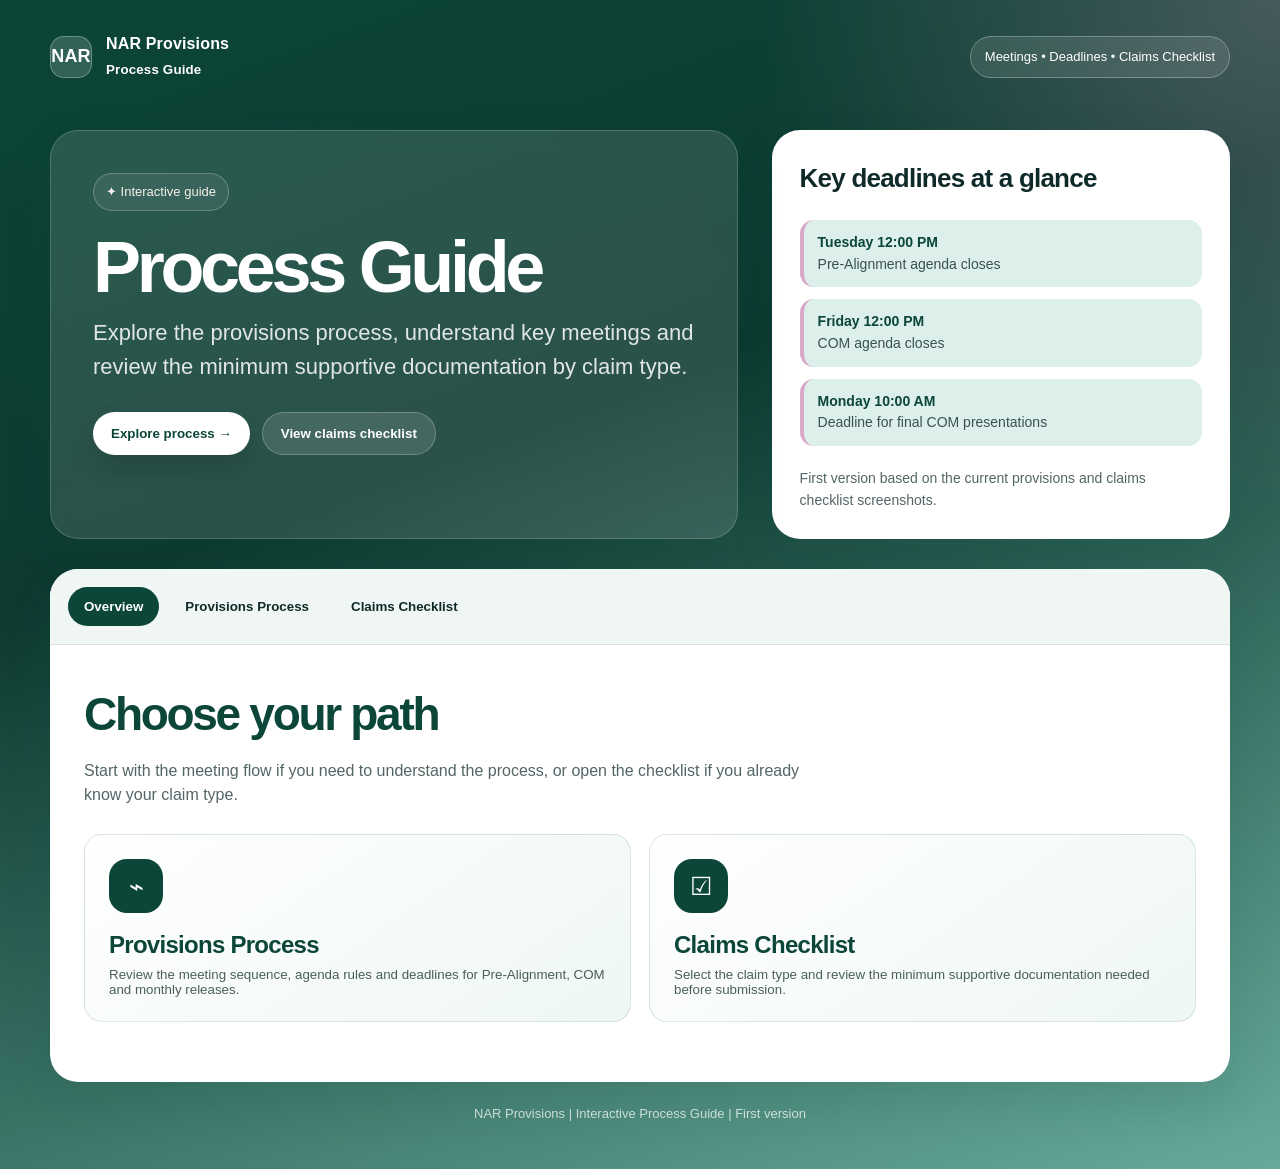
<file: index.html>
<!DOCTYPE html>
<html lang="en">
<head>
  <meta charset="UTF-8" />
  <meta name="viewport" content="width=device-width, initial-scale=1.0" />
  <title>NAR Provisions | Process Guide</title>
  <link rel="stylesheet" href="assets/styles.css" />
</head>
<body>
  <main class="app-shell">
    <div class="container">
      <header class="topbar" aria-label="Page header">
        <div class="brand">
          <div class="brand-mark" aria-hidden="true">NAR</div>
          <div>
            <div>NAR Provisions</div>
            <small>Process Guide</small>
          </div>
        </div>
        <div class="pill">Meetings • Deadlines • Claims Checklist</div>
      </header>

      <section class="hero" aria-label="Process guide introduction">
        <div class="hero-copy">
          <div class="eyebrow">✦ Interactive guide</div>
          <h1>Process Guide</h1>
          <p>Explore the provisions process, understand key meetings and review the minimum supportive documentation by claim type.</p>
          <div class="hero-actions">
            <button class="btn btn-primary" data-tab-target="process">Explore process →</button>
            <button class="btn btn-secondary" data-tab-target="claims">View claims checklist</button>
          </div>
        </div>

        <aside class="hero-card" aria-label="Key deadlines summary">
          <div>
            <h2>Key deadlines at a glance</h2>
            <div class="deadline-list">
              <div class="deadline-item">
                <strong>Tuesday 12:00 PM</strong>
                <span>Pre-Alignment agenda closes</span>
              </div>
              <div class="deadline-item">
                <strong>Friday 12:00 PM</strong>
                <span>COM agenda closes</span>
              </div>
              <div class="deadline-item">
                <strong>Monday 10:00 AM</strong>
                <span>Deadline for final COM presentations</span>
              </div>
            </div>
          </div>
          <p class="hero-note">First version based on the current provisions and claims checklist screenshots.</p>
        </aside>
      </section>

      <section class="main-panel" aria-label="Interactive process guide content">
        <nav class="nav-tabs" aria-label="Guide navigation">
          <button class="tab-button active" data-tab="overview">Overview</button>
          <button class="tab-button" data-tab="process">Provisions Process</button>
          <button class="tab-button" data-tab="claims">Claims Checklist</button>
        </nav>

        <div class="content-area">
          <section class="view active" id="overview">
            <div class="section-header">
              <div>
                <h2>Choose your path</h2>
                <p>Start with the meeting flow if you need to understand the process, or open the checklist if you already know your claim type.</p>
              </div>
            </div>

            <div class="route-grid">
              <button class="route-card" data-tab-target="process">
                <div class="icon">⌁</div>
                <h3>Provisions Process</h3>
                <p>Review the meeting sequence, agenda rules and deadlines for Pre-Alignment, COM and monthly releases.</p>
              </button>
              <button class="route-card" data-tab-target="claims">
                <div class="icon">☑</div>
                <h3>Claims Checklist</h3>
                <p>Select the claim type and review the minimum supportive documentation needed before submission.</p>
              </button>
            </div>
          </section>

          <section class="view" id="process">
            <div class="section-header">
              <div>
                <h2>Provisions Process</h2>
                <p>A simplified view of the claims presentation process for provisions, organized by meeting type, timing and requirements.</p>
              </div>
            </div>

            <div class="timeline">
              <article class="step-card">
                <div class="step-number">01</div>
                <div>
                  <span class="step-meta">Wednesday 11:00 AM</span>
                  <h3>Pre-Alignment</h3>
                  <ul class="check-list">
                    <li>Deadline: Tuesday 12:00 PM.</li>
                    <li>Only Provisions Coordinators submit topics.</li>
                    <li>Official templates are mandatory.</li>
                    <li>Complete overview chart is required.</li>
                  </ul>
                </div>
              </article>

              <article class="step-card">
                <div class="step-number">02</div>
                <div>
                  <span class="step-meta">Tuesday 10:30 AM</span>
                  <h3>COM Meeting</h3>
                  <ul class="check-list">
                    <li>Only pre-aligned topics go to COM.</li>
                    <li>Buyer presents in COM following Tuesday.</li>
                    <li>Exception: Global Risk Management topics.</li>
                    <li>COM agenda closes Friday 12:00 PM.</li>
                  </ul>
                </div>
              </article>

              <article class="step-card">
                <div class="step-number">03</div>
                <div>
                  <span class="step-meta">Once a month</span>
                  <h3>Sustainable Effects Release with Till</h3>
                  <ul class="check-list">
                    <li>Only price increase topics.</li>
                    <li>Agenda closes Thursday previous to the meeting.</li>
                    <li>Friday 12:00 PM deadline to receive presentation.</li>
                  </ul>
                </div>
              </article>
            </div>

            <aside class="deadline-panel" aria-label="Important deadlines">
              <h3>Agenda and presentation deadlines</h3>
              <div class="deadline-grid">
                <div class="deadline-chip"><strong>Tuesday 12 PM</strong>Pre-Alignment agenda closes</div>
                <div class="deadline-chip"><strong>Friday 12 PM</strong>COM agenda closes</div>
                <div class="deadline-chip"><strong>Monday 10 AM</strong>Deadline for final COM presentations</div>
              </div>
            </aside>
          </section>

          <section class="view" id="claims">
            <div id="claims-home">
              <div class="section-header">
                <div>
                  <h2>Claims Checklist</h2>
                  <p>The type of claim determines what supportive documentation is needed. Select a claim to view the current minimum requirements.</p>
                </div>
              </div>
              <div class="claims-grid" id="claimsGrid"></div>
              <div class="note"><strong>Note:</strong> This is the first version of the checklist. More claim types can be added later without changing the overall structure.</div>
            </div>

            <div class="claim-detail" id="claimDetail" aria-live="polite"></div>
          </section>
        </div>
      </section>

      <p class="footer-note">NAR Provisions | Interactive Process Guide | First version</p>
    </div>
  </main>

  <script src="assets/script.js"></script>
</body>
</html>
</file>
<file: assets/styles.css>
:root {
  --dark-green: #0B4638;
  --mint-green: #67AA9B;
  --soft-mint: #DDEFEA;
  --pale-bg: #F7FAF9;
  --text-dark: #102A2A;
  --white: #FFFFFF;
  --accent-line: #D9A7C7;
  --warning: #F5C76A;
  --coral: #D96C5F;
  --shadow: 0 18px 45px rgba(11, 70, 56, 0.14);
  --radius-lg: 28px;
  --radius-md: 18px;
  --radius-sm: 12px;
  --transition: 220ms ease;
}

* { box-sizing: border-box; }
html { scroll-behavior: smooth; }
body {
  margin: 0;
  font-family: "Segoe UI", Arial, sans-serif;
  background: var(--pale-bg);
  color: var(--text-dark);
  line-height: 1.55;
}
button, a { font-family: inherit; }
.app-shell {
  min-height: 100vh;
  background:
    radial-gradient(circle at top right, rgba(217, 167, 199, 0.28), transparent 30%),
    linear-gradient(160deg, var(--dark-green) 0%, #0d3a31 38%, var(--mint-green) 100%);
  padding: 32px;
}
.container {
  width: min(1180px, 100%);
  margin: 0 auto;
}
.topbar {
  display: flex;
  align-items: center;
  justify-content: space-between;
  gap: 20px;
  margin-bottom: 48px;
  color: var(--white);
}
.brand {
  display: flex;
  align-items: center;
  gap: 14px;
  font-weight: 700;
  letter-spacing: 0.01em;
}
.brand-mark {
  width: 42px;
  height: 42px;
  border-radius: 14px;
  background: rgba(255, 255, 255, 0.16);
  border: 1px solid rgba(255, 255, 255, 0.28);
  display: grid;
  place-items: center;
  font-size: 18px;
  color: var(--white);
  backdrop-filter: blur(10px);
}
.pill {
  border: 1px solid rgba(255, 255, 255, 0.28);
  color: var(--white);
  background: rgba(255, 255, 255, 0.1);
  padding: 10px 14px;
  border-radius: 999px;
  font-size: 13px;
  backdrop-filter: blur(10px);
}
.hero {
  color: var(--white);
  display: grid;
  grid-template-columns: 1.2fr 0.8fr;
  gap: 34px;
  align-items: stretch;
  margin-bottom: 30px;
}
.hero-copy {
  padding: 42px;
  border-radius: var(--radius-lg);
  background: rgba(255, 255, 255, 0.12);
  border: 1px solid rgba(255, 255, 255, 0.18);
  box-shadow: var(--shadow);
  backdrop-filter: blur(10px);
}
.eyebrow {
  display: inline-flex;
  gap: 8px;
  align-items: center;
  color: #F6F1EA;
  border: 1px solid rgba(255, 255, 255, 0.24);
  background: rgba(255, 255, 255, 0.08);
  border-radius: 999px;
  padding: 8px 12px;
  font-size: 13px;
  margin-bottom: 22px;
}
h1 {
  margin: 0 0 14px;
  font-size: clamp(38px, 6vw, 72px);
  line-height: 0.96;
  letter-spacing: -0.06em;
}
.hero-copy p {
  max-width: 690px;
  margin: 0;
  font-size: clamp(17px, 2vw, 22px);
  color: rgba(255, 255, 255, 0.86);
}
.hero-actions {
  display: flex;
  flex-wrap: wrap;
  gap: 12px;
  margin-top: 28px;
}
.btn {
  appearance: none;
  border: none;
  cursor: pointer;
  border-radius: 999px;
  padding: 13px 18px;
  font-weight: 700;
  text-decoration: none;
  display: inline-flex;
  align-items: center;
  gap: 8px;
  transition: transform var(--transition), box-shadow var(--transition), background var(--transition);
}
.btn:hover { transform: translateY(-2px); }
.btn-primary {
  background: var(--white);
  color: var(--dark-green);
  box-shadow: 0 14px 28px rgba(0, 0, 0, 0.14);
}
.btn-secondary {
  background: rgba(255, 255, 255, 0.12);
  color: var(--white);
  border: 1px solid rgba(255, 255, 255, 0.24);
}
.hero-card {
  border-radius: var(--radius-lg);
  background: var(--white);
  padding: 28px;
  box-shadow: var(--shadow);
  color: var(--text-dark);
  display: flex;
  flex-direction: column;
  justify-content: space-between;
  min-height: 310px;
}
.hero-card h2 {
  margin: 0;
  font-size: 26px;
  letter-spacing: -0.03em;
}
.hero-note { margin: 22px 0 0; color: rgba(16,42,42,.72); font-size: 14px; }
.deadline-list {
  display: grid;
  gap: 12px;
  margin-top: 22px;
}
.deadline-item {
  border-left: 4px solid var(--accent-line);
  background: var(--soft-mint);
  border-radius: 14px;
  padding: 12px 14px;
}
.deadline-item strong {
  display: block;
  color: var(--dark-green);
  font-size: 14px;
}
.deadline-item span {
  display: block;
  font-size: 14px;
  color: rgba(16, 42, 42, 0.8);
}
.main-panel {
  background: var(--white);
  border-radius: var(--radius-lg);
  box-shadow: var(--shadow);
  overflow: hidden;
}
.nav-tabs {
  display: flex;
  gap: 10px;
  padding: 18px;
  background: #F0F6F4;
  border-bottom: 1px solid rgba(11, 70, 56, 0.12);
  position: sticky;
  top: 0;
  z-index: 5;
}
.tab-button {
  border: 0;
  background: transparent;
  color: var(--text-dark);
  font-weight: 800;
  padding: 12px 16px;
  border-radius: 999px;
  cursor: pointer;
  transition: background var(--transition), color var(--transition), transform var(--transition);
}
.tab-button:hover { transform: translateY(-1px); }
.tab-button.active {
  background: var(--dark-green);
  color: var(--white);
}
.content-area { padding: 34px; }
.section-header {
  display: flex;
  justify-content: space-between;
  align-items: flex-end;
  gap: 24px;
  margin-bottom: 26px;
}
.section-header h2 {
  margin: 0 0 8px;
  font-size: clamp(30px, 4vw, 46px);
  letter-spacing: -0.05em;
  color: var(--dark-green);
}
.section-header p {
  margin: 0;
  color: rgba(16, 42, 42, 0.72);
  max-width: 720px;
  font-size: 16px;
}
.view { display: none; animation: fadeSlide 260ms ease both; }
.view.active { display: block; }
@keyframes fadeSlide {
  from { opacity: 0; transform: translateY(10px); }
  to { opacity: 1; transform: translateY(0); }
}
.route-grid {
  display: grid;
  grid-template-columns: repeat(2, minmax(0, 1fr));
  gap: 18px;
  margin-bottom: 26px;
}
.route-card {
  border: 1px solid rgba(11, 70, 56, 0.12);
  background: linear-gradient(145deg, #FFFFFF, #EEF7F4);
  border-radius: var(--radius-md);
  padding: 24px;
  cursor: pointer;
  text-align: left;
  transition: transform var(--transition), box-shadow var(--transition), border-color var(--transition);
}
.route-card:hover {
  transform: translateY(-4px);
  box-shadow: 0 18px 38px rgba(11, 70, 56, 0.14);
  border-color: var(--mint-green);
}
.route-card .icon {
  width: 54px;
  height: 54px;
  display: grid;
  place-items: center;
  border-radius: 18px;
  background: var(--dark-green);
  color: var(--white);
  font-size: 25px;
  margin-bottom: 18px;
}
.route-card h3, .step-card h3, .claim-card h3 {
  margin: 0 0 8px;
  color: var(--dark-green);
  font-size: 24px;
  letter-spacing: -0.03em;
}
.route-card p, .claim-card p {
  margin: 0;
  color: rgba(16, 42, 42, 0.75);
}
.timeline {
  display: grid;
  gap: 18px;
  position: relative;
}
.step-card {
  display: grid;
  grid-template-columns: 92px 1fr;
  gap: 20px;
  align-items: start;
  border: 1px solid rgba(11, 70, 56, 0.12);
  background: #FFFFFF;
  border-radius: var(--radius-md);
  padding: 22px;
  transition: transform var(--transition), box-shadow var(--transition);
}
.step-card:hover {
  transform: translateY(-3px);
  box-shadow: 0 16px 32px rgba(11, 70, 56, 0.1);
}
.step-number {
  width: 72px;
  height: 72px;
  border-radius: 24px;
  display: grid;
  place-items: center;
  background: var(--soft-mint);
  color: var(--dark-green);
  font-weight: 900;
  font-size: 24px;
  border: 1px solid rgba(11, 70, 56, 0.12);
}
.step-meta {
  display: inline-flex;
  margin: 0 0 12px;
  color: var(--mint-green);
  font-weight: 900;
  letter-spacing: 0.01em;
}
.check-list {
  padding: 0;
  margin: 14px 0 0;
  list-style: none;
  display: grid;
  gap: 8px;
}
.check-list li {
  display: flex;
  align-items: flex-start;
  gap: 9px;
  color: rgba(16, 42, 42, 0.82);
}
.check-list li::before {
  content: "✓";
  flex: 0 0 22px;
  height: 22px;
  border-radius: 50%;
  display: grid;
  place-items: center;
  background: var(--soft-mint);
  color: var(--dark-green);
  font-size: 13px;
  font-weight: 900;
  margin-top: 1px;
}
.deadline-panel {
  margin-top: 24px;
  border-radius: var(--radius-md);
  background: var(--dark-green);
  color: var(--white);
  padding: 24px;
}
.deadline-panel h3 {
  margin: 0 0 14px;
  font-size: 24px;
  letter-spacing: -0.03em;
}
.deadline-grid {
  display: grid;
  grid-template-columns: repeat(3, minmax(0, 1fr));
  gap: 14px;
}
.deadline-chip {
  padding: 16px;
  border-radius: 18px;
  background: rgba(255, 255, 255, 0.12);
  border: 1px solid rgba(255, 255, 255, 0.16);
}
.deadline-chip strong {
  display: block;
  color: #FFE8B1;
  margin-bottom: 4px;
}
.claims-grid {
  display: grid;
  grid-template-columns: repeat(4, minmax(0, 1fr));
  gap: 14px;
}
.claim-card {
  border: 1px solid rgba(11, 70, 56, 0.12);
  background: linear-gradient(180deg, #FFFFFF, #EEF7F4);
  border-radius: var(--radius-md);
  padding: 20px;
  min-height: 190px;
  display: flex;
  flex-direction: column;
  justify-content: space-between;
  cursor: pointer;
  transition: transform var(--transition), box-shadow var(--transition), border-color var(--transition);
}
.claim-card:hover {
  transform: translateY(-5px);
  border-color: var(--mint-green);
  box-shadow: 0 18px 36px rgba(11, 70, 56, 0.14);
}
.claim-count {
  width: max-content;
  border-radius: 999px;
  padding: 6px 10px;
  color: var(--dark-green);
  background: var(--soft-mint);
  font-size: 12px;
  font-weight: 800;
  margin-bottom: 16px;
}
.claim-detail { display: none; animation: fadeSlide 260ms ease both; }
.claim-detail.active { display: block; }
.detail-layout {
  display: grid;
  grid-template-columns: 0.85fr 1.15fr;
  gap: 24px;
  align-items: start;
}
.detail-summary {
  border-radius: var(--radius-md);
  background: var(--dark-green);
  color: var(--white);
  padding: 26px;
  position: sticky;
  top: 90px;
}
.detail-summary h3 {
  margin: 0 0 8px;
  font-size: 34px;
  line-height: 1;
  letter-spacing: -0.05em;
}
.detail-summary p {
  color: rgba(255, 255, 255, 0.82);
  margin: 0 0 20px;
}
.detail-list {
  display: grid;
  gap: 10px;
  padding: 0;
  margin: 0;
  list-style: none;
}
.detail-list li {
  border: 1px solid rgba(11, 70, 56, 0.1);
  background: var(--white);
  border-radius: 16px;
  padding: 14px 16px;
  display: flex;
  gap: 12px;
  align-items: flex-start;
  color: var(--text-dark);
}
.box {
  width: 20px;
  height: 20px;
  border-radius: 6px;
  border: 2px solid var(--mint-green);
  flex: 0 0 20px;
  margin-top: 2px;
  background: #F8FFFD;
}
.back-button {
  border: 0;
  background: rgba(255, 255, 255, 0.12);
  color: var(--white);
  border-radius: 999px;
  padding: 11px 14px;
  font-weight: 800;
  cursor: pointer;
  margin-bottom: 20px;
  transition: background var(--transition), transform var(--transition);
}
.back-button:hover {
  background: rgba(255, 255, 255, 0.18);
  transform: translateY(-1px);
}
.note {
  margin-top: 24px;
  border-radius: var(--radius-md);
  padding: 18px;
  background: #FFF8E6;
  border: 1px solid rgba(245, 199, 106, 0.45);
  color: #5B4210;
}
.footer-note {
  color: rgba(255,255,255,.72);
  text-align: center;
  margin-top: 22px;
  font-size: 13px;
}
@media (max-width: 980px) {
  .app-shell { padding: 18px; }
  .hero, .route-grid, .detail-layout { grid-template-columns: 1fr; }
  .claims-grid { grid-template-columns: repeat(2, minmax(0, 1fr)); }
  .deadline-grid { grid-template-columns: 1fr; }
  .content-area { padding: 24px; }
  .section-header { align-items: flex-start; flex-direction: column; }
}
@media (max-width: 640px) {
  .topbar { align-items: flex-start; flex-direction: column; }
  .hero-copy { padding: 28px; }
  .nav-tabs { overflow-x: auto; }
  .claims-grid { grid-template-columns: 1fr; }
  .step-card { grid-template-columns: 1fr; }
}
</file>
